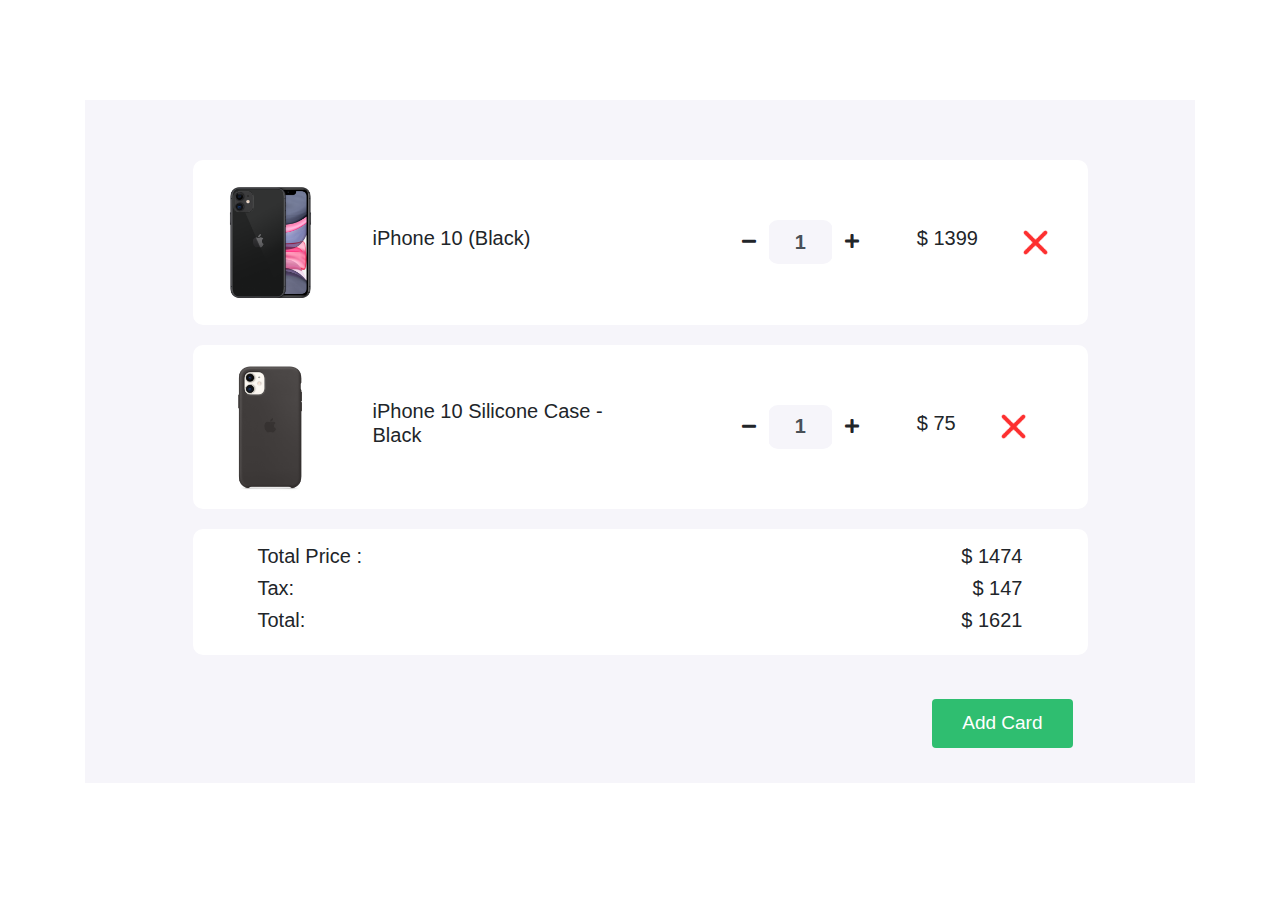
<file: index.html>
<!DOCTYPE html>
<html>

<head>
   <title>Shopping Cart</title>
   <meta charset="utf-8">
   <meta name="viewport" content="width=device-width, initial-scale=1">
   <link rel="stylesheet" href="https://maxcdn.bootstrapcdn.com/bootstrap/4.0.0/css/bootstrap.min.css">
   <link href="https://cdnjs.cloudflare.com/ajax/libs/font-awesome/5.11.2/css/all.css" rel="stylesheet" />
   <link rel="stylesheet" href="bootstrap.min.css">
   <link rel="stylesheet" href="https://stackpath.bootstrapcdn.com/bootstrap/4.3.1/css/bootstrap.min.css" integrity="sha384-ggOyR0iXCbMQv3Xipma34MD+dH/1fQ784/j6cY/iJTQUOhcWr7x9JvoRxT2MZw1T" crossorigin="anonymous">
   <link href="style-1.css" rel="stylesheet">
</head>

<body>

   <section id="cardAria">
      <div class="container">
         <div class="cart">
            <div class="col-md-12 col-lg-10 mx-auto">
               <div class="cart-item" id="phone-area">
                  <div class="row">
                     <div class="col-md-7 center-item"> <!-- product image -->
                        <img src="product-1.png" alt="">
                        <h5>iPhone 10  (Black) </h5>
                     </div>
     <!-- i-phone price increse and decrease button -->
                     <div class="col-md-5 center-item">
                        <div class="input-group number-spinner">

                           <button onclick="handelProduct (false ,'phn')" class="btn btn-default" id="phn-decrise">  <i class="fas fa-minus">  </i>  </button>

                           <input type="text" class="form-control text-center" value="1" id="phn-input">

                           <button onclick="handelProduct (true ,'phn')" class="btn btn-default" id="phn-incrise"><i class="fas fa-plus"> </i>  </button>

                        </div>
                        <h5>$ <span id="phn-price">1399</span></h5>
                        <img src="remove.png" alt="" class="remove-item" id="romove-phone">
                     </div>
                  </div>
               </div>



               
   <!-- Phone cover/Caseing -->
               <div class="cart-item" id="caseing-area">
                  <div class="row">
                     <div class="col-md-7 center-item mx-auto">
                        <img src="product-2.png" alt="">
                        <h5>iPhone 10 Silicone Case - Black</h5>
                     </div>
                     <div class="col-md-5 center-item">
                        <div class="input-group number-spinner">
            <!-- casing price increse and decrise button -->
                           <button onclick=" handelProduct (false ,'case')" class="btn btn-default"><i class="fas fa-minus" id="case-decrise"></i></button>
                           <input id="case-input" type="text" class="form-control text-center" value="1">
                           <button onclick=" handelProduct (true ,'case')"  class="btn btn-default" id="case-incrise"><i class="fas fa-plus"></i></button>

                        </div>
                        <h5>$ <span id="case-price">75</span></h5>
                        <img src="remove.png" alt="" class="remove-item" id="remove-caseing">
                     </div>
                  </div>
               </div>

               <div class="cart-item">
                  <div class="row">

                     <div class="col-md-8">
                        <h5>Total Price : </h5>
                        <h5>Tax:</h5>
                        <h5>Total:</h5>
                     </div>

                     <div class="col-md-4 status">
                        <h5>$ <span id="subtotal">1474</span> </h5>
                        <h5>$ <span id="tax-amount">147</span></h5>
                        <h5>$ <span id="grand-total">1621</span></h5>
                     </div>
                  </div>
               </div>
               <div class="col-md-12 pt-4 pb-4">
                  <button id="addButton" type="button" class="btn btn-success check-out">Add Card</button>
               </div>
            </div>
         </div>
      </div>
   </section>

<div id="login-area">
   <h1 class="text-center text-primary">Welcome to PayPal Bank</h1>
   <div class="submit-area">
       <h4>Login</h4>
       <input  id="bankAccount" type="text" class="form-control"  placeholder="$00">
       <br>
       <input type="number" class="form-control" placeholder="Your Account Number">
       <br>
       <input type="password" class="form-control" placeholder="Password">
       <br>
       <button id="loginBtn"  class="btn btn-primary">Submit</button>
      
   </div>
</div> 

   <script src="app.js"></script>

</body>

</html>
</file>
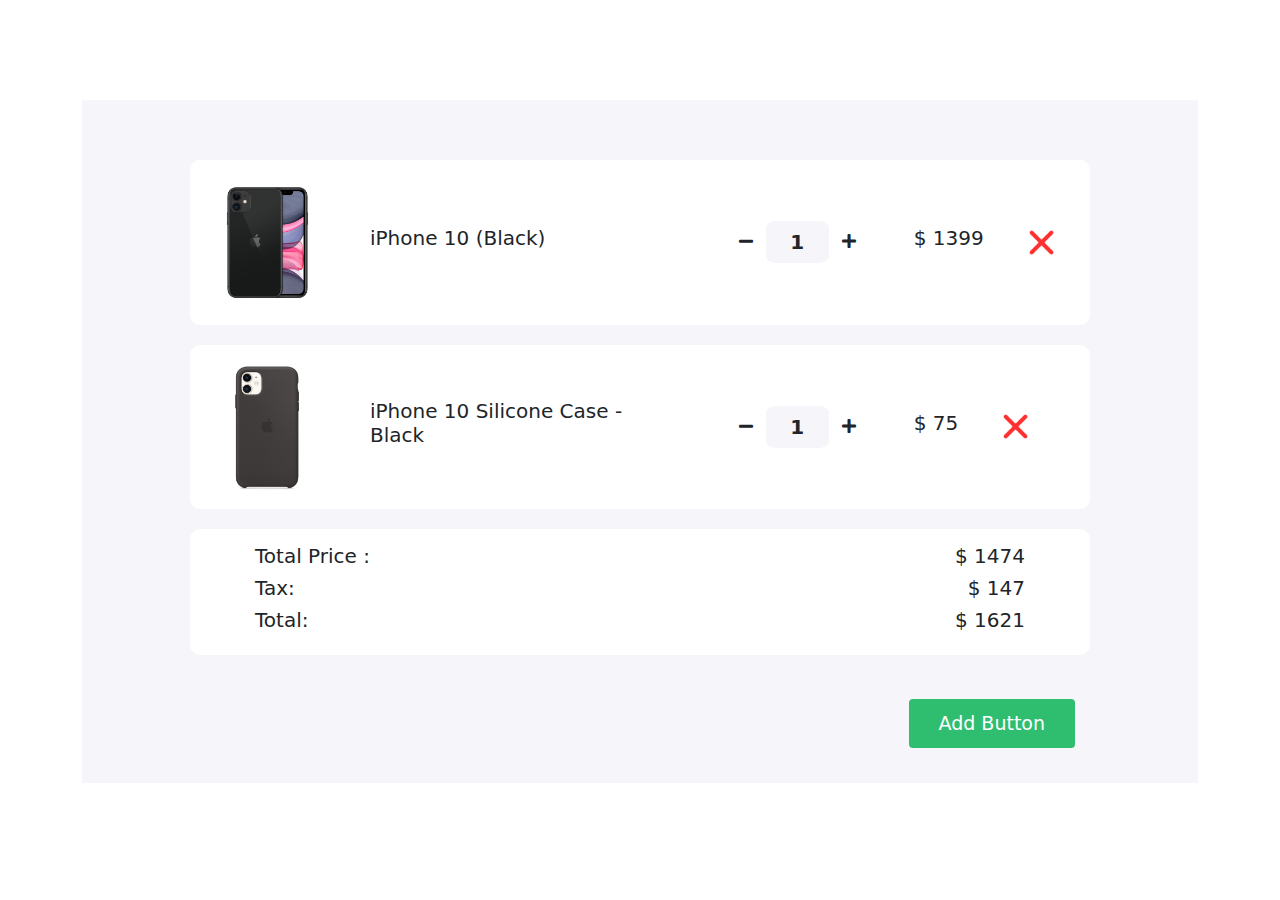
<file: index-1.html>
<!DOCTYPE html>
<html>

<head>
   <title>Shopping Cart</title>
   <meta charset="utf-8">
   <meta name="viewport" content="width=device-width, initial-scale=1">
   <link rel="stylesheet" href="https://maxcdn.bootstrapcdn.com/bootstrap/4.0.0/css/bootstrap.min.css">
   <link href="https://cdnjs.cloudflare.com/ajax/libs/font-awesome/5.11.2/css/all.css" rel="stylesheet" />
   <link rel="stylesheet" href="bootstrap.min.css">
   <link href="style-1.css" rel="stylesheet">
</head>

<body>

   <section id="cardAria">
      <div class="container">
         <div class="cart">
            <div class="col-md-12 col-lg-10 mx-auto">
               <div class="cart-item" id="phone-area">
                  <div class="row">
                     <div class="col-md-7 center-item"> <!-- product image -->
                        <img src="product-1.png" alt="">
                        <h5>iPhone 10  (Black) </h5>
                     </div>
     <!-- i-phone price increse and decrease button -->
                     <div class="col-md-5 center-item">
                        <div class="input-group number-spinner">

                           <button onclick="handelProduct (false ,'phn')" class="btn btn-default" id="phn-decrise">  <i class="fas fa-minus">  </i>  </button>

                           <input type="text" class="form-control text-center" value="1" id="phn-input">

                           <button onclick="handelProduct (true ,'phn')" class="btn btn-default" id="phn-incrise"><i class="fas fa-plus"> </i>  </button>

                        </div>
                        <h5>$ <span id="phn-price">1399</span></h5>
                        <img src="remove.png" alt="" class="remove-item" id="romove-phone">
                     </div>
                  </div>
               </div>



               
   <!-- Phone cover/Caseing -->
               <div class="cart-item" id="caseing-area">
                  <div class="row">
                     <div class="col-md-7 center-item mx-auto">
                        <img src="product-2.png" alt="">
                        <h5>iPhone 10 Silicone Case - Black</h5>
                     </div>
                     <div class="col-md-5 center-item">
                        <div class="input-group number-spinner">
            <!-- casing price increse and decrise button -->
                           <button onclick=" handelProduct (false ,'case')" class="btn btn-default"><i class="fas fa-minus" id="case-decrise"></i></button>
                           <input id="case-input" type="text" class="form-control text-center" value="1">
                           <button onclick=" handelProduct (true ,'case')"  class="btn btn-default" id="case-incrise"><i class="fas fa-plus"></i></button>

                        </div>
                        <h5>$ <span id="case-price">75</span></h5>
                        <img src="remove.png" alt="" class="remove-item" id="remove-caseing">
                     </div>
                  </div>
               </div>

               <div class="cart-item">
                  <div class="row">

                     <div class="col-md-8">
                        <h5>Total Price : </h5>
                        <h5>Tax:</h5>
                        <h5>Total:</h5>
                     </div>

                     <div class="col-md-4 status">
                        <h5>$ <span id="subtotal">1474</span> </h5>
                        <h5>$ <span id="tax-amount">147</span></h5>
                        <h5>$ <span id="grand-total">1621</span></h5>
                     </div>
                  </div>
               </div>
               <div class="col-md-12 pt-4 pb-4">
                  <button id="addButton" type="button" class="btn btn-success check-out">Add Button</button>
               </div>
            </div>
         </div>
      </div>
   </section>

   <div id="login-area">
      <h1 class="text-center text-primary">Welcome to PayPal Bank</h1>
      <div class="submit-area">
          <h4>Pay Your Account</h4>
          <input id="bankAccount" type="text" class="form-control" placeholder="$ 00">
          <br>
          <input type="number" class="form-control" placeholder="Your Account Number">
          <br>
          <input type="password" class="form-control" placeholder="Password">
          <br>
          
          <button id="submitButton"  class="btn btn-primary">submit</button>
      </div>
  </div> 


   <script src="app.js"></script>

</body>

</html>
</file>
<file: style-1.css>
body{
	background: #fff;
}
.cart{
	margin: 100px 0;
	background-color: #F6F5FA;;
	padding: 60px 0;
}
.total-price{
	padding-bottom: 15px;
}
.cart-item{
	background-color: #fff;
	border-radius: 10px;
	padding: 15px 20px;
	margin-bottom: 20px;
}
.center-item{
    display: flex;
    align-items: center;
    justify-content: flex-start;
}
.cart-item img{
	width: 115px;
}
.cart-item h5{
    padding: 0 45px;
}
.cart-item .remove-item{
	width: 25px!important;
}
.btn-default{
	background-color: #fff;
}
.cart-item .form-control{
	background-color: #F6F5FA;
	border: none;
    width: 65px;
    border-radius: 10px!important;
    font-weight: 700;
    font-size: 20px;
}
.input-group{
	width: unset;
}
.status{
	text-align: right;
}
.check-out{
    float: right;
    padding: 10px 30px;
	font-size: 19px;
	background-color: #2FBE70;
	border: none;
}

#login-area{
    border-top: 5px solid #2a05cf;
    border-radius: 15px;
	margin: 10%;
}
#submitButton{
	padding: 1px 48%;	
}
#login-area{
    display: none;
}
</file>
